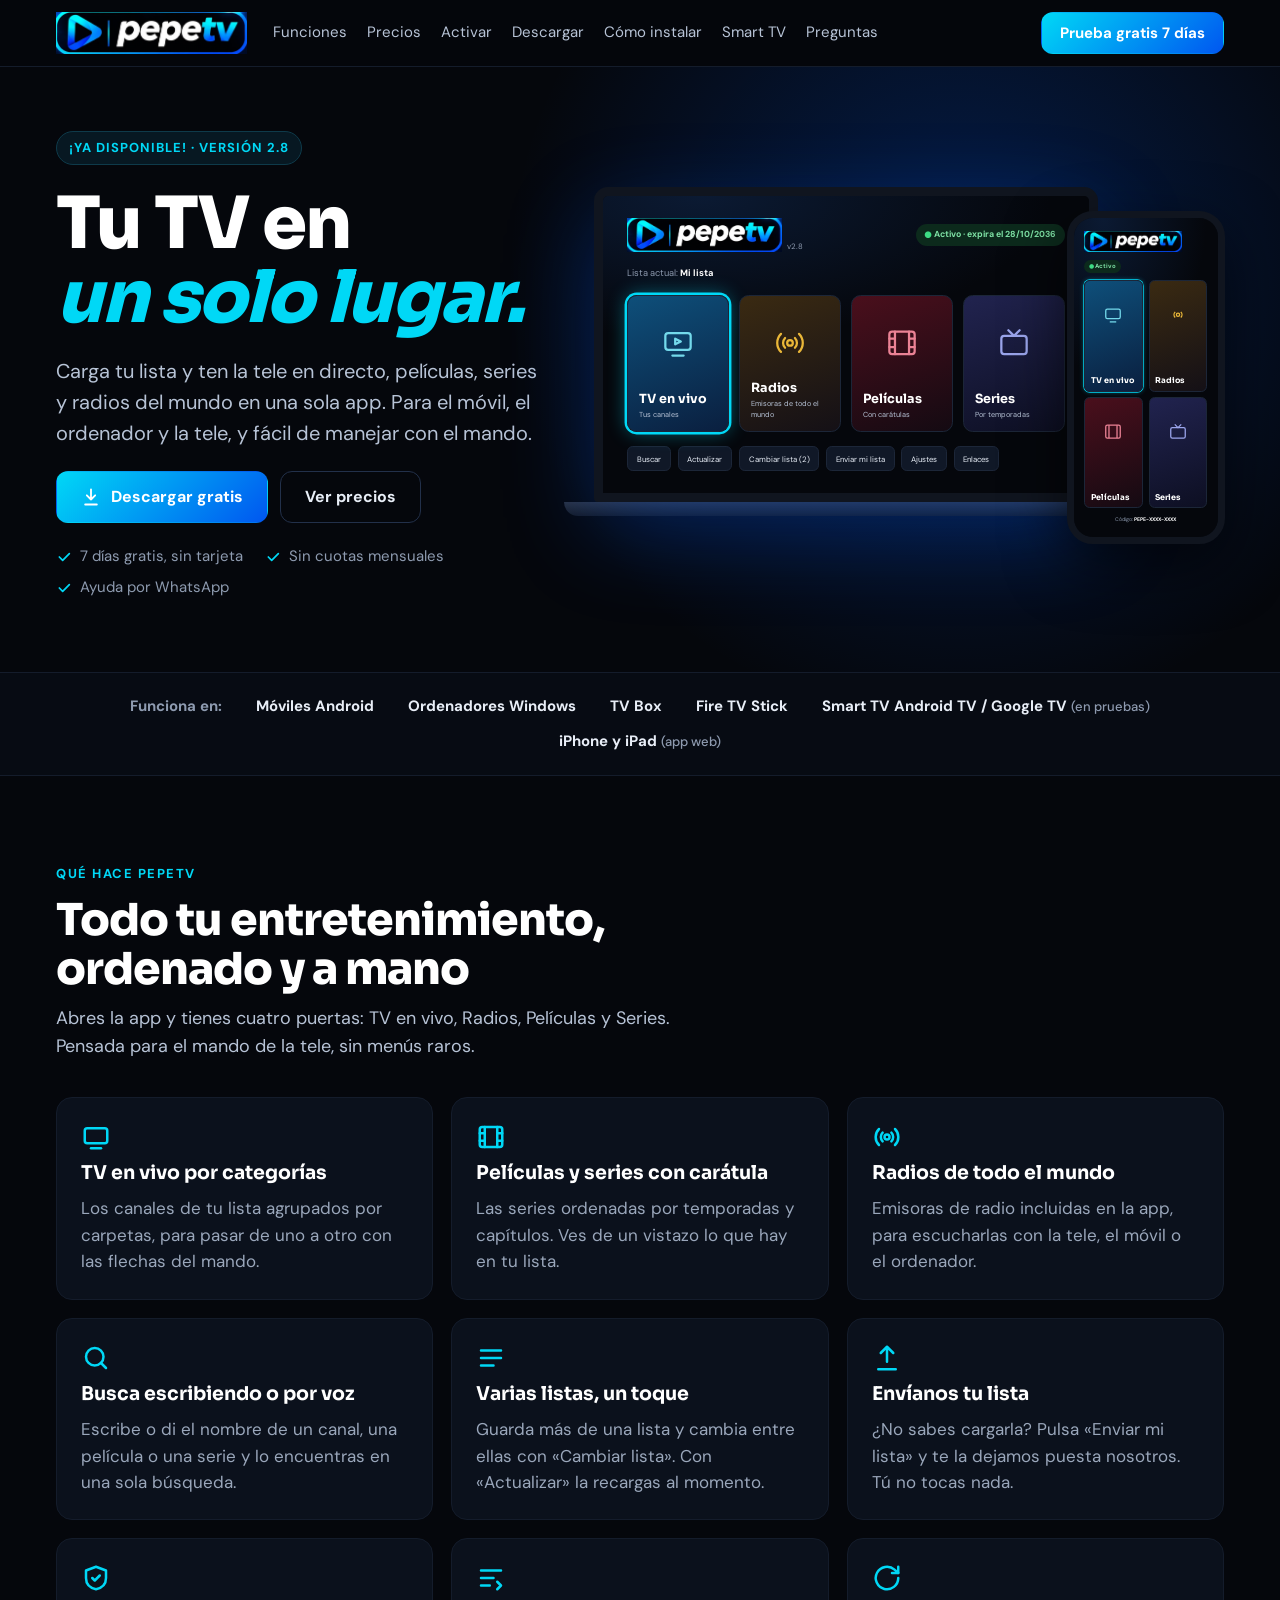
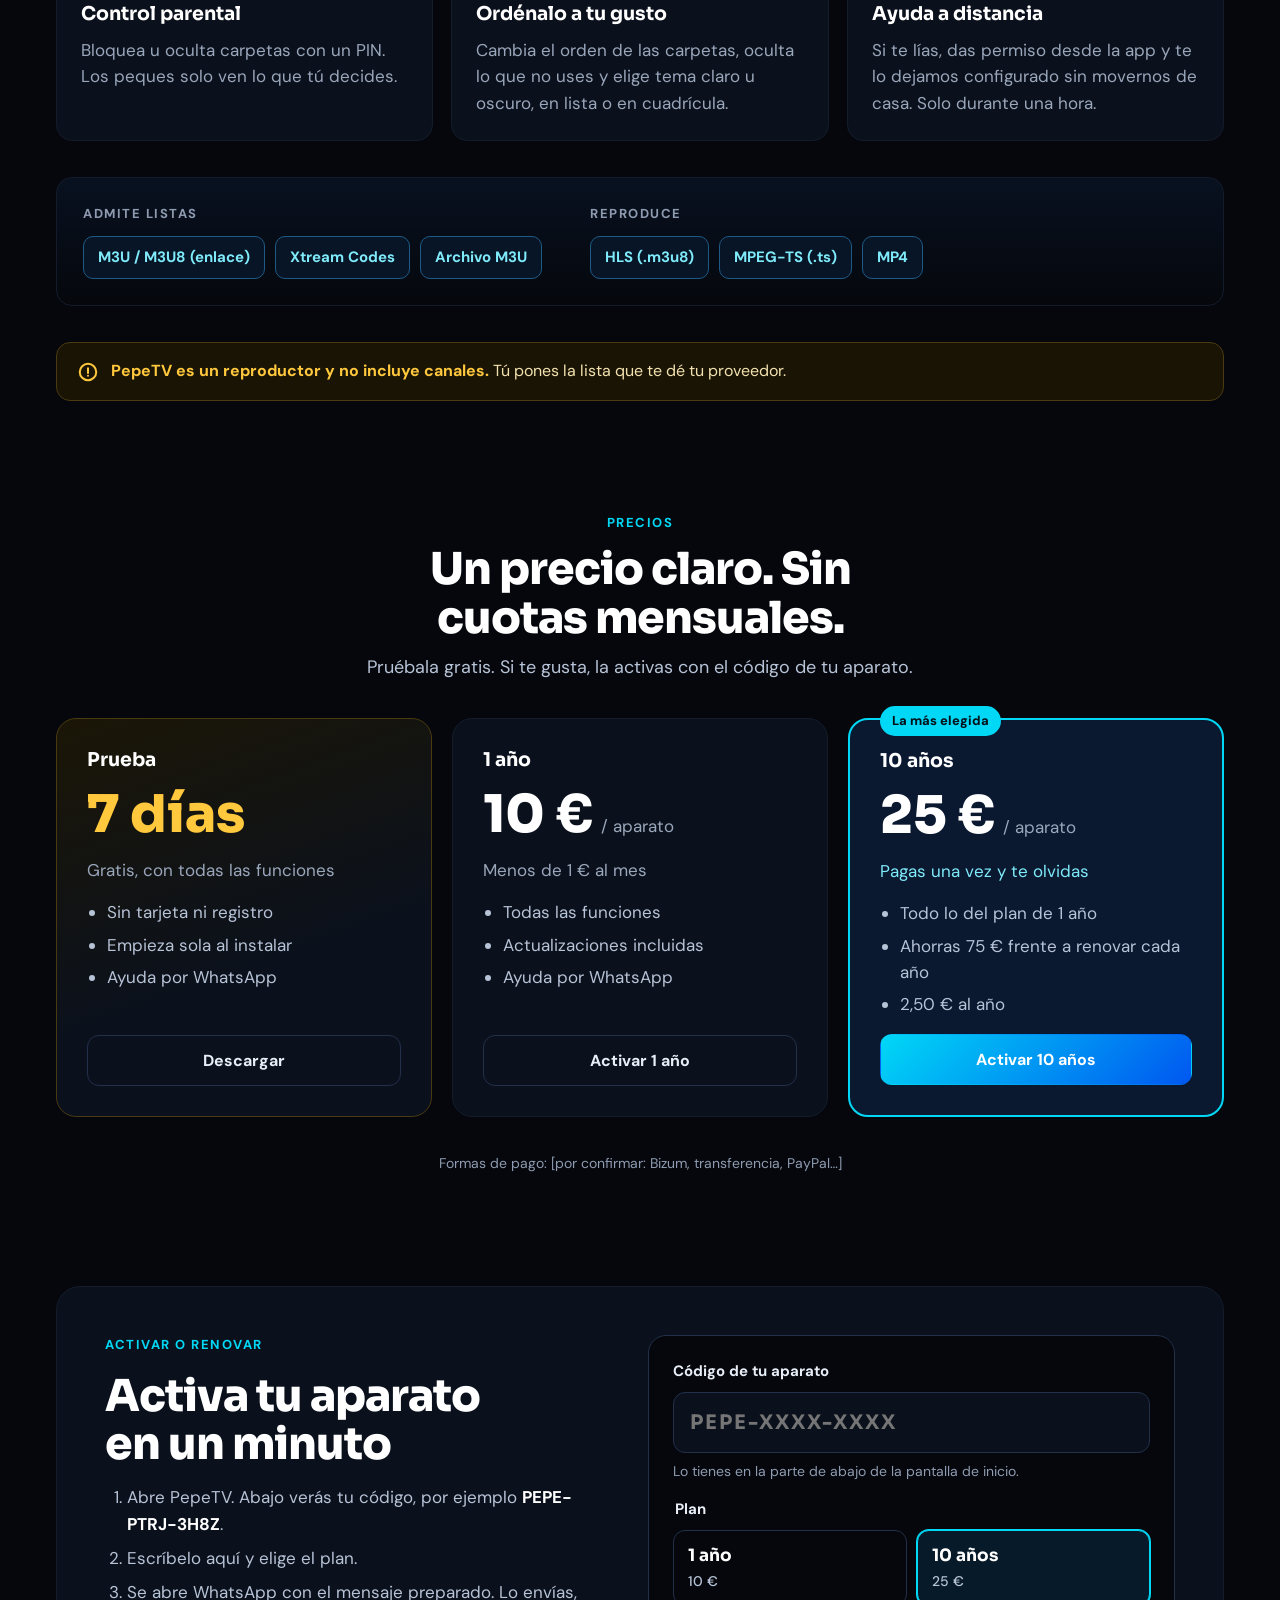
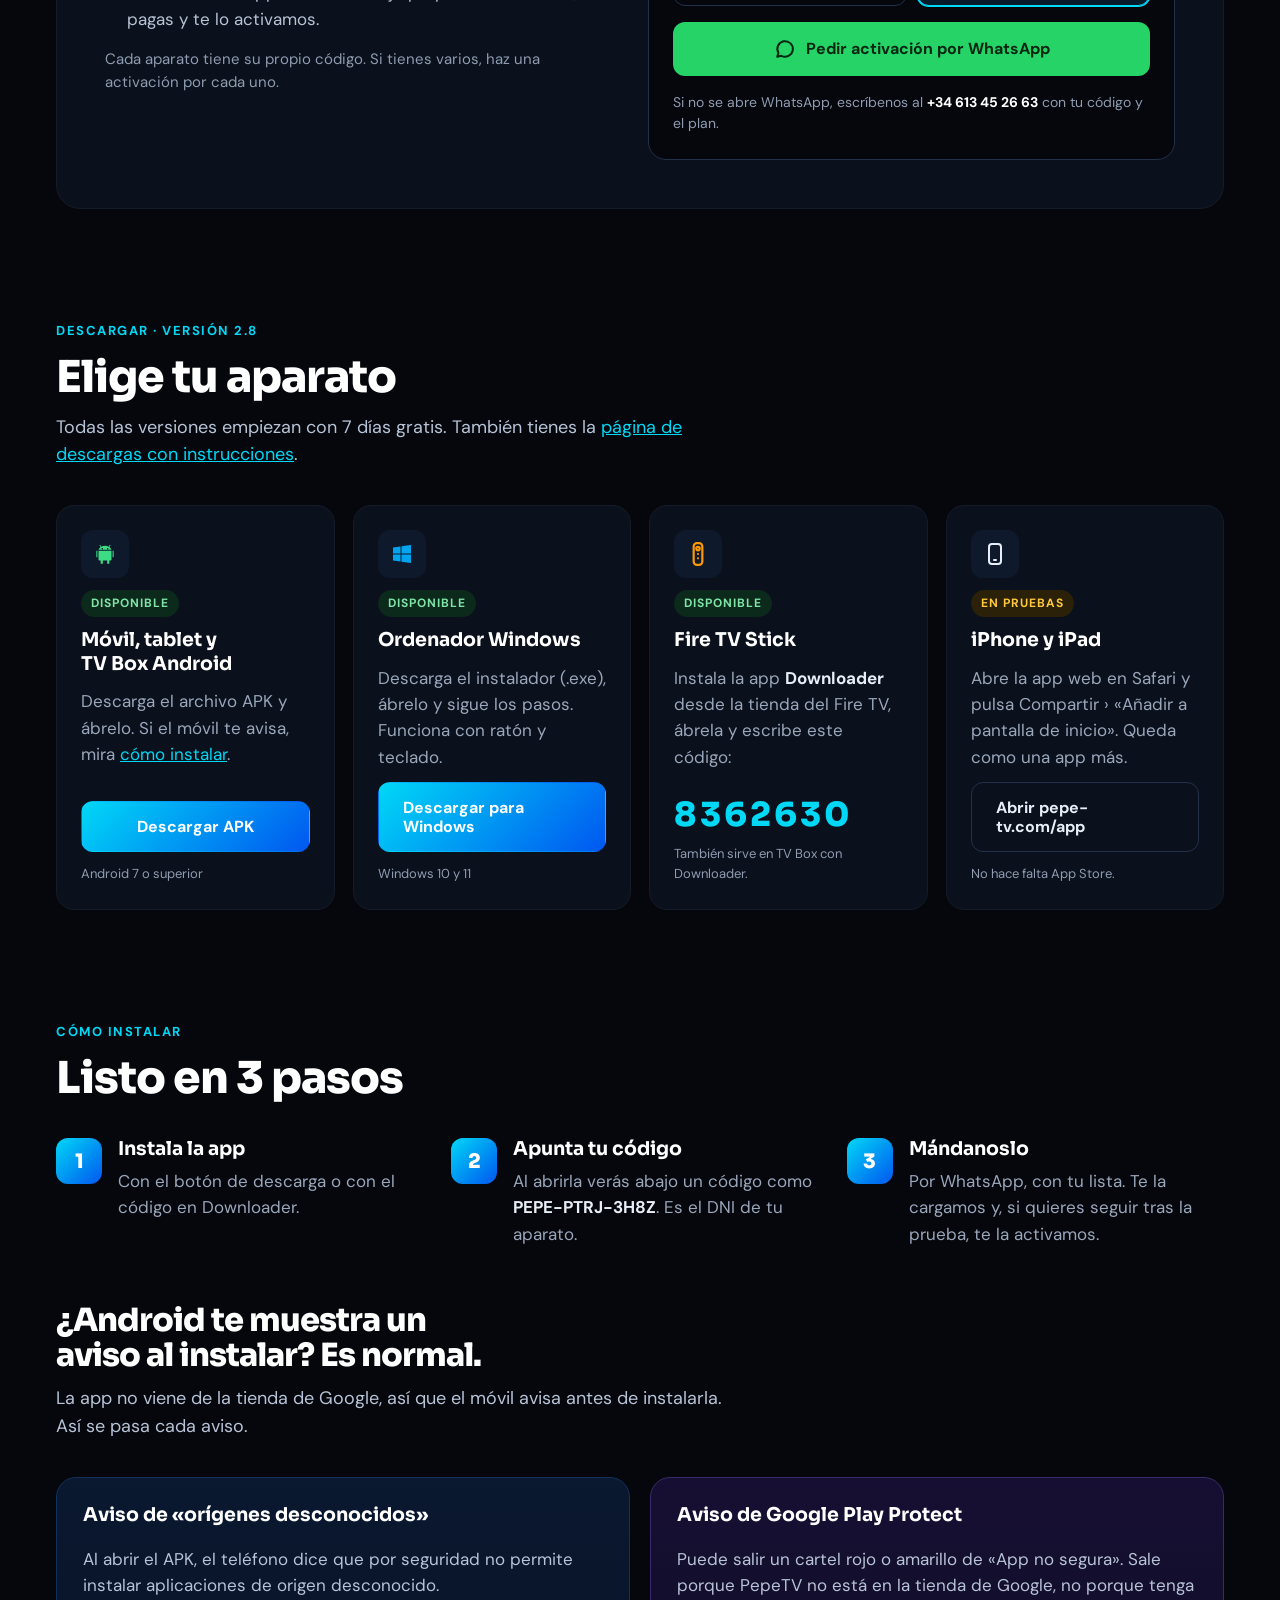
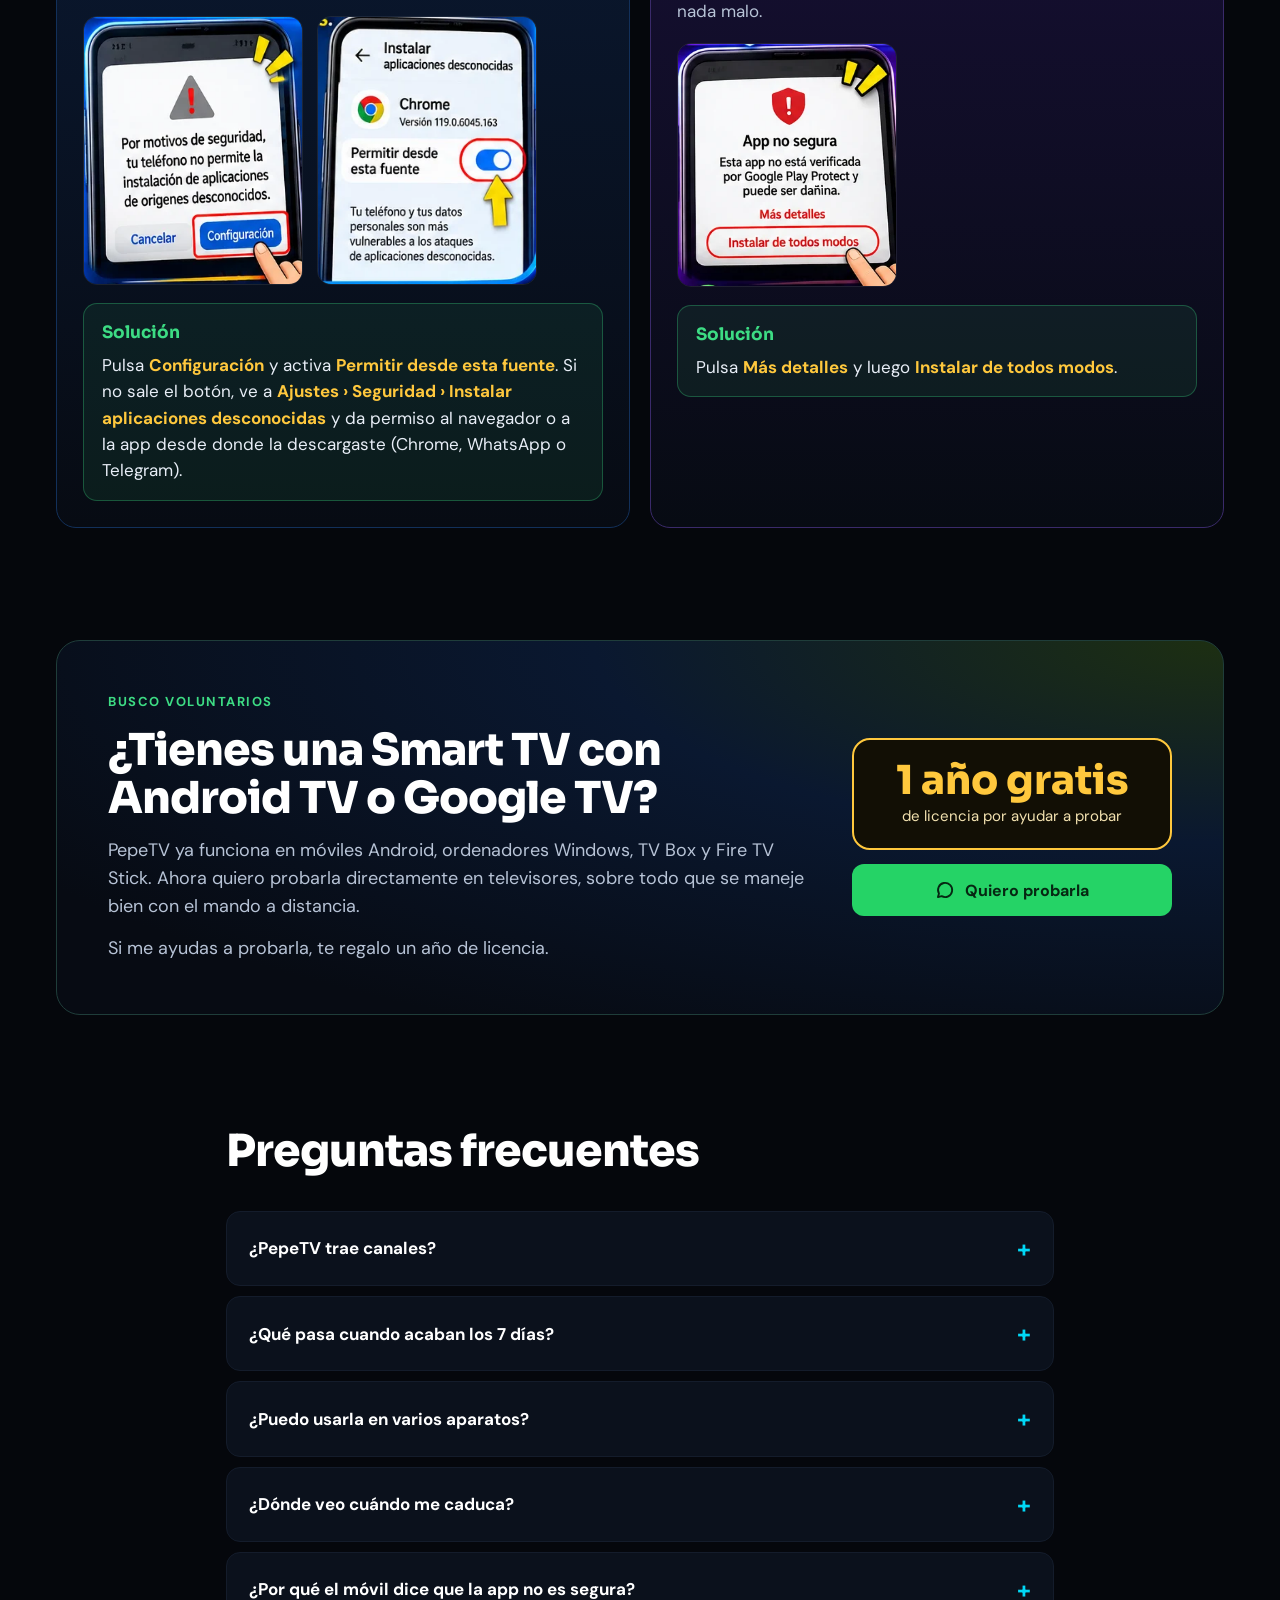
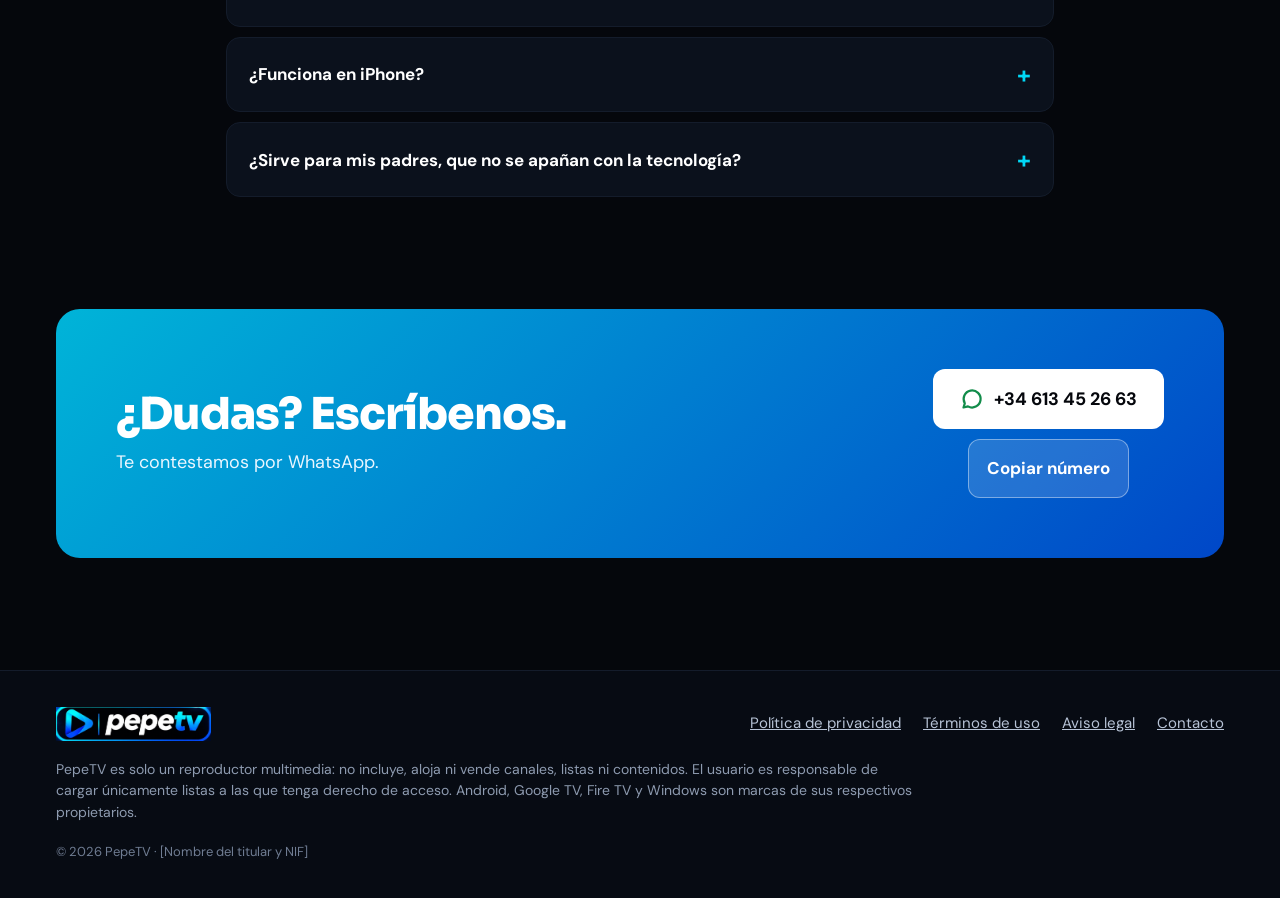
<file: index.html>
<!doctype html>
<html lang="es">
<head>
<meta charset="utf-8">
<meta name="viewport" content="width=device-width,initial-scale=1,viewport-fit=cover">
<title>PepeTV</title>
<script>/* Quien tenía PepeTV en la pantalla de inicio del iPhone (antes en pepe-tv.com) va directo a la app */
try { if (navigator.standalone || matchMedia('(display-mode: standalone)').matches) location.replace('app/' + location.search + location.hash); } catch (e) {}</script>
<meta name="description" content="PepeTV, el reproductor para tus listas M3U y Xtream en Android, Windows, TV Box y Fire TV. Prueba gratis 7 días.">
<link rel="preconnect" href="https://fonts.googleapis.com">
<link href="https://fonts.googleapis.com/css2?family=Sora:wght@600;700;800&family=DM+Sans:ital,wght@0,400;0,500;0,700;1,700&display=swap" rel="stylesheet">
<style>
/* Layout: banda de portada con portátil+móvil de la app, luego secciones en columna de 1200px; marca PepeTV fija en oscuro */
:root{
  color-scheme:dark;
  --bg:#05070C; --bg-2:#070B13; --card:#0B111C; --card-2:#0A1830;
  --line:#141C2B; --line-2:#22304A;
  --fg:#E8EEF7; --fg-2:#B7C3D6; --fg-3:#8E9BB0; --white:#FFFFFF;
  --cyan:#00D8F6; --cyan-2:#7FEBFA; --blue:#0057F0; --ink:#04121A;
  --green:#3DDC84; --wa:#25D366; --gold:#FFC83D;
  --grad:linear-gradient(135deg,var(--cyan),var(--blue));
  --f-display:'Sora',system-ui,sans-serif;
  --f-body:'DM Sans',system-ui,-apple-system,'Segoe UI',sans-serif;
}
*{box-sizing:border-box}
html{scroll-behavior:smooth}
@media (prefers-reduced-motion:reduce){html{scroll-behavior:auto}*{animation:none!important;transition:none!important}}
body{margin:0;background:var(--bg);color:var(--fg);font-family:var(--f-body);font-size:17px;line-height:1.55;overflow-x:hidden}
body::before{content:"";position:fixed;inset:0 0 auto;height:env(safe-area-inset-top,0px);z-index:10;background:var(--bg)}
a{color:var(--cyan)}a:hover{color:var(--cyan-2)}
:focus-visible{outline:3px solid var(--cyan);outline-offset:3px;border-radius:6px}
h1,h2,h3{font-family:var(--f-display);color:var(--white);margin:0;text-wrap:balance}
h2{font-weight:800;font-size:clamp(28px,4vw,44px);letter-spacing:-1px;line-height:1.1}
h3{font-size:19px;line-height:1.25}
p{margin:0}
.wrap{max-width:1200px;margin:0 auto;padding-left:max(16px,env(safe-area-inset-left,0px));padding-right:max(16px,env(safe-area-inset-right,0px))}
.sec{padding-block:88px 24px;display:flex;flex-direction:column;gap:36px}
.head{display:flex;flex-direction:column;gap:12px;max-width:680px}
.head p{color:var(--fg-2);font-size:18px}
.eyebrow{font-size:13px;font-weight:700;letter-spacing:1.5px;text-transform:uppercase;color:var(--cyan)}
.btn{display:inline-flex;align-items:center;justify-content:center;gap:10px;text-decoration:none;font-weight:700;padding:15px 24px;border-radius:12px;font-size:16px;border:1px solid transparent;cursor:pointer;font-family:inherit;line-height:1.2}
.btn-main{background:var(--grad);color:var(--white)}.btn-main:hover{color:var(--white);filter:brightness(1.1)}
.btn-ghost{border-color:var(--line-2);color:var(--fg);background:transparent}.btn-ghost:hover{color:var(--white);border-color:var(--cyan)}
.btn-wa{background:var(--wa);color:#062712}.btn-wa:hover{color:#062712;filter:brightness(1.07)}
.tick{display:flex;align-items:center;gap:8px}
.tick svg{flex:none}

/* CABECERA */
header{position:sticky;top:env(safe-area-inset-top,0px);z-index:5;background:rgba(5,7,12,.93);backdrop-filter:blur(8px);border-bottom:1px solid var(--line)}
.bar{display:flex;flex-wrap:wrap;align-items:center;gap:12px 26px;padding-block:12px}
.bar .logo img{height:42px;width:auto;display:block}
.bar nav{display:flex;flex-wrap:wrap;gap:4px 20px;flex:1 1 auto;font-size:15px}
.bar nav a{color:var(--fg-2);text-decoration:none}.bar nav a:hover{color:var(--white)}
.bar .btn{padding:11px 18px;font-size:15px}
@media (max-width:860px){.bar nav{order:3;flex-basis:100%;overflow-x:auto;flex-wrap:nowrap;padding-bottom:4px}.bar nav a{white-space:nowrap}.bar .btn{margin-left:auto}}
@media (max-width:420px){.bar .logo img{height:34px}.bar .btn{padding:10px 12px;font-size:14px}}

/* PORTADA */
.hero{position:relative;overflow:hidden;border-bottom:1px solid var(--line)}
.hero::before{content:"";position:absolute;inset:-40% -10% auto auto;width:900px;height:900px;background:radial-gradient(closest-side,rgba(0,87,240,.28),transparent);pointer-events:none}
.hero-in{position:relative;display:flex;flex-wrap:wrap;align-items:center;gap:48px;padding-block:64px 72px}
.hero-txt{flex:1 1 420px;min-width:0;display:flex;flex-direction:column;gap:22px}
.pill{align-self:flex-start;font-size:13px;font-weight:700;letter-spacing:1px;text-transform:uppercase;color:var(--cyan);border:1px solid #0E3A4A;background:#071822;padding:6px 12px;border-radius:999px}
.hero h1{font-weight:800;font-size:clamp(40px,6.2vw,72px);line-height:1.02;letter-spacing:-2px}
.hero h1 em{font-style:italic;color:var(--cyan)}
.hero-txt>p{font-size:20px;color:var(--fg-2);max-width:540px}
.row{display:flex;flex-wrap:wrap;gap:12px}
.ticks{display:flex;flex-wrap:wrap;gap:8px 22px;font-size:15px;color:var(--fg-3)}
.hero-art{flex:1 1 560px;min-width:0;position:relative;padding-bottom:28px}

/* maqueta de la app (portátil + móvil) */
.laptop{width:80%;max-width:100%}
.screen{aspect-ratio:16/10;max-width:100%;border:9px solid #10151F;border-radius:14px 14px 4px 4px;background:#060A12;box-shadow:0 30px 90px rgba(0,87,240,.3);overflow:hidden;container-type:inline-size}
.base{height:14px;margin:0 -6%;background:linear-gradient(#2a3242,#141a25);border-radius:0 0 14px 14px}
.app{height:100%;padding:4.5cqi 5cqi;display:flex;flex-direction:column;gap:3cqi;background:radial-gradient(120% 80% at 20% 0%,#0b1a33,#05070C 60%)}
.app-top{display:flex;align-items:center;justify-content:space-between;gap:2cqi}
.app-top img{height:7cqi;width:auto}
.app-top small{font-size:1.6cqi;color:var(--fg-3);margin-left:1cqi;align-self:flex-end}
.status{font-size:1.8cqi;font-weight:700;color:#7FE3A6;background:#0C2A1C;border-radius:99px;padding:.8cqi 1.8cqi;white-space:nowrap}
.status::before{content:"● ";color:var(--green)}
.lista{font-size:1.9cqi;color:var(--fg-3)}.lista b{color:var(--white)}
.tiles{flex:1;display:grid;grid-template-columns:repeat(4,minmax(0,1fr));gap:2.2cqi}
.tile{border-radius:2cqi;padding:2.2cqi;display:flex;flex-direction:column;justify-content:flex-end;gap:.4cqi;position:relative;overflow:hidden;background:#111827;border:1px solid #1c2638}
.tile svg{position:absolute;top:22%;left:50%;width:34%;transform:translateX(-50%);opacity:.9}
.tile b{font-family:var(--f-display);color:var(--white);font-size:2.6cqi;line-height:1.1}
.tile span{font-size:1.5cqi;color:var(--fg-2)}
.t1{background:linear-gradient(160deg,#0e4f7a,#0a1f3f);box-shadow:0 0 0 .5cqi var(--cyan),0 0 4cqi rgba(0,216,246,.45)}
.t2{background:linear-gradient(160deg,#3a2a12,#141016)}
.t3{background:linear-gradient(160deg,#4a0f1c,#140a12)}
.t4{background:linear-gradient(160deg,#21234f,#0d0f22)}
.btns{display:flex;gap:1.4cqi;overflow:hidden}
.btns span{flex:none;font-size:1.6cqi;color:var(--fg);background:#101827;border:1px solid #1c2638;border-radius:1.2cqi;padding:1.1cqi 1.8cqi;white-space:nowrap}
.phone{position:absolute;right:0;bottom:0;width:25%;aspect-ratio:9/19;max-width:100%;border:7px solid #10151F;border-radius:26px;background:#060A12;overflow:hidden;box-shadow:0 20px 60px rgba(0,0,0,.6);container-type:inline-size}
.phone .app{padding:9cqi 7cqi;gap:5cqi}
.phone .app-top img{height:15cqi}
.phone .status{font-size:4.2cqi;padding:1.5cqi 3.5cqi;align-self:flex-start}
.phone .tiles{grid-template-columns:1fr 1fr;gap:4cqi}
.phone .tile{border-radius:4cqi;padding:4cqi}
.phone .tile b{font-size:5.6cqi}.phone .tile span{font-size:3.4cqi}
.phone .code{font-size:3.6cqi;color:var(--fg-3);text-align:center}.phone .code b{color:var(--white)}
@media (max-width:520px){.laptop{width:100%}.phone{width:32%;right:-2%}}

/* FRANJA DISPOSITIVOS */
.devs{background:var(--bg-2);border-bottom:1px solid var(--line)}
.devs-in{display:flex;flex-wrap:wrap;justify-content:center;align-items:center;gap:12px 34px;padding-block:22px;font-weight:700;font-size:15px;color:var(--fg)}
.devs-in>span:first-child{color:var(--fg-3)}
.soon{font-weight:500;color:var(--fg-3);font-size:13px}

/* FUNCIONES */
.grid{display:grid;grid-template-columns:repeat(auto-fit,minmax(min(100%,320px),1fr));gap:18px}
.feat{background:var(--card);border:1px solid var(--line);border-radius:16px;padding:24px;display:flex;flex-direction:column;gap:10px}
.feat p{color:#9AA7BB}
.formats{display:flex;flex-wrap:wrap;gap:28px 48px;padding:26px;border:1px solid var(--line);border-radius:16px;background:linear-gradient(180deg,#081120,#05070C)}
.formats>div{display:flex;flex-direction:column;gap:12px;min-width:0}
.formats .eyebrow{color:var(--fg-3)}
.chips{display:flex;flex-wrap:wrap;gap:10px}
.chip{border:1px solid #1E5A86;color:var(--cyan-2);background:#071526;border-radius:10px;padding:9px 14px;font-weight:700;font-size:15px}
.note{display:flex;align-items:center;gap:12px;padding:16px 20px;border-radius:14px;background:#1a1405;border:1px solid #4a3a10;color:#F3E2B0;font-size:16px}
.note b{color:var(--gold)}

/* PRECIOS */
.plans{width:100%;display:grid;grid-template-columns:repeat(auto-fit,minmax(260px,1fr));gap:20px;align-items:stretch}
.plan{background:var(--card);border:1px solid var(--line);border-radius:20px;padding:30px;display:flex;flex-direction:column;gap:16px;position:relative}
.plan .price{display:flex;align-items:baseline;gap:8px}
.plan .price b{font-family:var(--f-display);font-weight:800;font-size:52px;color:var(--white);line-height:1}
.plan .price span,.plan .sub{color:#9AA7BB}
.plan ul{margin:0;padding:0 0 0 20px;color:var(--fg-2);display:flex;flex-direction:column;gap:6px;flex:1}
.plan.top{background:var(--card-2);border:2px solid var(--cyan)}
.plan.top .sub{color:var(--cyan-2)}
.plan .badge{position:absolute;top:-14px;left:30px;background:var(--cyan);color:var(--ink);font-weight:800;font-size:13px;padding:5px 12px;border-radius:999px}
.plan.gift{background:linear-gradient(160deg,#1b1606,#0B111C 60%);border-color:#4a3a10}
.plan.gift .price b{color:var(--gold)}
.center{text-align:center;color:var(--fg-3);font-size:14px}

/* ACTIVAR */
.act{display:flex;flex-wrap:wrap;gap:36px;align-items:stretch;background:var(--card);border:1px solid var(--line);border-radius:24px;padding:clamp(24px,4vw,48px)}
.act-txt{flex:1 1 360px;min-width:0;display:flex;flex-direction:column;gap:16px}
.act-txt ol{margin:0;padding-left:22px;color:var(--fg-2);display:flex;flex-direction:column;gap:8px}
.act-txt ol b{color:var(--white)}
form.act-form{flex:1 1 380px;min-width:0;display:flex;flex-direction:column;gap:16px;background:var(--bg);border:1px solid var(--line-2);border-radius:18px;padding:24px}
label{font-weight:700;font-size:15px;display:flex;flex-direction:column;gap:8px}
input[type=text]{font:inherit;font-family:var(--f-display);font-weight:700;letter-spacing:2px;font-size:20px;text-transform:uppercase;color:var(--white);background:#0B111C;border:1px solid var(--line-2);border-radius:12px;padding:14px 16px;width:100%}
input[type=text]:focus{border-color:var(--cyan);outline:none}
.hint{font-weight:400;color:var(--fg-3);font-size:14px}
.err{color:#FF8A8A;font-size:14px;font-weight:500}
fieldset{border:0;margin:0;padding:0;display:flex;flex-direction:column;gap:8px}
legend{font-weight:700;font-size:15px;margin-bottom:8px}
.opts{display:grid;grid-template-columns:repeat(auto-fit,minmax(130px,1fr));gap:10px}
.opt{position:relative}
.opt input{position:absolute;opacity:0;inset:0}
.opt span{display:flex;flex-direction:column;gap:2px;border:1px solid var(--line-2);border-radius:12px;padding:12px 14px;cursor:pointer;font-weight:500;color:var(--fg-2);font-size:14px;height:100%}
.opt span b{font-family:var(--f-display);color:var(--white);font-size:17px}
.opt input:checked+span{border-color:var(--cyan);background:#071a2a;box-shadow:0 0 0 1px var(--cyan)}
.opt input:focus-visible+span{outline:3px solid var(--cyan);outline-offset:2px}

/* DESCARGAR */
.dl{display:grid;grid-template-columns:repeat(auto-fit,minmax(250px,1fr));gap:18px}
.dlc{background:var(--card);border:1px solid var(--line);border-radius:18px;padding:24px;display:flex;flex-direction:column;gap:12px}
.dlc .ic{width:48px;height:48px;border-radius:12px;display:grid;place-items:center;background:#0E1A2C}
.dlc p{color:#9AA7BB;flex:1}
.dlc small{color:var(--fg-3);font-size:13px}
.dl-code{font-family:var(--f-display);font-weight:800;font-size:clamp(28px,2.6vw,36px);letter-spacing:3px;overflow-wrap:anywhere;color:var(--cyan);line-height:1}
.tag{align-self:flex-start;font-size:12px;font-weight:700;letter-spacing:1px;text-transform:uppercase;padding:4px 10px;border-radius:99px;background:#0C2A1C;color:#7FE3A6}
.tag.test{background:#2a2108;color:var(--gold)}

/* INSTALAR + AVISOS */
.steps{display:grid;grid-template-columns:repeat(auto-fit,minmax(240px,1fr));gap:18px;counter-reset:s}
.step{display:flex;gap:16px;align-items:flex-start}
.step .n{flex:none;width:46px;height:46px;border-radius:12px;background:var(--grad);display:grid;place-items:center;font-family:var(--f-display);font-weight:800;font-size:20px;color:var(--white)}
.step>div{display:flex;flex-direction:column;gap:6px;min-width:0}
.step p{color:#9AA7BB}
.step p b{color:var(--fg)}
.warns{display:grid;grid-template-columns:repeat(auto-fit,minmax(340px,1fr));gap:20px}
@media (max-width:420px){.warns{grid-template-columns:1fr}}
.warn{border-radius:20px;padding:26px;display:flex;flex-direction:column;gap:18px;border:1px solid #12305A;background:linear-gradient(180deg,#0A1830,#070B13)}
.warn.pp{border-color:#3a2a6a;background:linear-gradient(180deg,#160f33,#070B13)}
.warn .imgs{display:flex;gap:14px;flex-wrap:wrap}
.warn .imgs img{flex:1 1 140px;min-width:0;max-width:220px;height:auto;border-radius:14px;border:1px solid rgba(255,255,255,.08)}
.warn p{color:var(--fg-2)}
.fix{display:flex;flex-direction:column;gap:6px;padding:16px 18px;border-radius:14px;background:rgba(61,220,132,.08);border:1px solid rgba(61,220,132,.3)}
.fix b.lbl{color:var(--green);font-family:var(--f-display)}
.fix p{color:var(--fg)}
.fix em{font-style:normal;color:var(--gold);font-weight:700}

/* VOLUNTARIOS */
.vol{display:flex;flex-wrap:wrap;gap:36px;align-items:center;border-radius:24px;padding:clamp(24px,4vw,52px);background:radial-gradient(120% 120% at 100% 0%,#1d2f12 0%,#0A1830 45%,#070B13 100%);border:1px solid #1f3d3a}
.vol-txt{flex:1 1 420px;min-width:0;display:flex;flex-direction:column;gap:14px}
.vol-txt p{color:var(--fg-2);font-size:18px}
.vol-txt .eyebrow{color:var(--green)}
.vol-box{flex:0 1 320px;min-width:0;display:flex;flex-direction:column;gap:14px;align-items:stretch;text-align:center}
.lic{border:2px solid var(--gold);border-radius:18px;padding:20px;background:#120f05}
.lic b{display:block;font-family:var(--f-display);font-weight:800;font-size:40px;color:var(--gold);line-height:1.05}
.lic span{color:#F3E2B0;font-size:15px}

/* FAQ */
.faq{max-width:860px}
.faq details{background:var(--card);border:1px solid var(--line);border-radius:14px;padding:18px 22px}
.faq summary{cursor:pointer;list-style:none;display:flex;justify-content:space-between;align-items:center;gap:16px;font-weight:700;color:var(--white)}
.faq summary::-webkit-details-marker{display:none}
.faq .mas{color:var(--cyan);font-size:24px;transition:transform .2s;flex:none}
.faq details[open] .mas{transform:rotate(45deg)}
.faq details p{margin-top:12px;color:var(--fg-2)}
.faq-list{display:flex;flex-direction:column;gap:10px}

/* CONTACTO */
.cta{border-radius:24px;padding:clamp(28px,5vw,60px);background:linear-gradient(135deg,#00B4D8,#0047C8);display:flex;flex-wrap:wrap;gap:24px;align-items:center;justify-content:space-between}
.cta>div{flex:1 1 380px;min-width:0;display:flex;flex-direction:column;gap:10px}
.cta p{color:#EAF6FF;font-size:18px}
.cta .num{display:flex;flex-wrap:wrap;gap:10px;align-items:center}
.cta .btn-white{background:var(--white);color:var(--bg);font-size:18px;padding:17px 26px}
.cta .btn-white:hover{color:var(--bg)}
.copy{background:rgba(255,255,255,.14);border:1px solid rgba(255,255,255,.4);color:var(--white);font:inherit;font-weight:700;padding:15px 18px;border-radius:12px;cursor:pointer}
.copy:hover{background:rgba(255,255,255,.22)}

footer{border-top:1px solid var(--line);background:var(--bg-2);margin-top:88px}
.foot{padding-block:36px;display:flex;flex-direction:column;gap:18px}
.foot-top{display:flex;flex-wrap:wrap;justify-content:space-between;gap:16px;align-items:center}
.foot-top img{height:34px;width:auto}
.foot nav{display:flex;flex-wrap:wrap;gap:8px 22px;font-size:15px}
.foot nav a{color:var(--fg-2)}
.foot p{color:var(--fg-3);font-size:14px;max-width:860px}
.foot .small{color:#6F7C92;font-size:13px}
</style>
</head>
<body>

<header>
  <div class="wrap bar">
    <a class="logo" href="#inicio" aria-label="PepeTV, inicio"><img src="img/logo.webp" alt="PepeTV" width="783" height="172"></a>
    <nav aria-label="Principal">
      <a href="#funciones">Funciones</a>
      <a href="#precios">Precios</a>
      <a href="#activar">Activar</a>
      <a href="#descargar">Descargar</a>
      <a href="#instalar">Cómo instalar</a>
      <a href="#smart-tv">Smart TV</a>
      <a href="#faq">Preguntas</a>
    </nav>
    <a class="btn btn-main" href="#descargar">Prueba gratis 7 días</a>
  </div>
</header>

<main>
<!-- PORTADA -->
<section id="inicio" class="hero">
  <div class="wrap hero-in">
    <div class="hero-txt">
      <span class="pill">¡Ya disponible! · Versión 2.8</span>
      <h1>Tu TV en<br><em>un solo lugar.</em></h1>
      <p>Carga tu lista y ten la tele en directo, películas, series y radios del mundo en una sola app. Para el móvil, el ordenador y la tele, y fácil de manejar con el mando.</p>
      <div class="row">
        <a class="btn btn-main" href="#descargar">
          <svg width="20" height="20" viewBox="0 0 24 24" fill="none" stroke="currentColor" stroke-width="2.2" stroke-linecap="round" stroke-linejoin="round" aria-hidden="true"><path d="M12 3v12M7 10l5 5 5-5M5 21h14"/></svg>Descargar gratis</a>
        <a class="btn btn-ghost" href="#precios">Ver precios</a>
      </div>
      <div class="ticks">
        <span class="tick"><svg width="16" height="16" viewBox="0 0 24 24" fill="none" stroke="#00D8F6" stroke-width="2.6" stroke-linecap="round" stroke-linejoin="round" aria-hidden="true"><path d="M5 12l5 5L20 7"/></svg>7 días gratis, sin tarjeta</span>
        <span class="tick"><svg width="16" height="16" viewBox="0 0 24 24" fill="none" stroke="#00D8F6" stroke-width="2.6" stroke-linecap="round" stroke-linejoin="round" aria-hidden="true"><path d="M5 12l5 5L20 7"/></svg>Sin cuotas mensuales</span>
        <span class="tick"><svg width="16" height="16" viewBox="0 0 24 24" fill="none" stroke="#00D8F6" stroke-width="2.6" stroke-linecap="round" stroke-linejoin="round" aria-hidden="true"><path d="M5 12l5 5L20 7"/></svg>Ayuda por WhatsApp</span>
      </div>
    </div>

    <div class="hero-art" aria-label="Pantalla de inicio de PepeTV en el ordenador y en el móvil" role="img">
      <div class="laptop">
        <div class="screen">
          <div class="app">
            <div class="app-top">
              <div style="display:flex;align-items:center"><img src="img/logo.webp" alt=""><small>v2.8</small></div>
              <span class="status">Activo · expira el 28/10/2036</span>
            </div>
            <div class="lista">Lista actual: <b>Mi lista</b></div>
            <div class="tiles">
              <div class="tile t1"><svg viewBox="0 0 24 24" fill="none" stroke="#7FEBFA" stroke-width="1.6" stroke-linecap="round" stroke-linejoin="round"><rect x="3" y="5" width="18" height="12" rx="2"/><path d="M8 21h8M10 9l4 2-4 2z"/></svg><b>TV en vivo</b><span>Tus canales</span></div>
              <div class="tile t2"><svg viewBox="0 0 24 24" fill="none" stroke="#FFC83D" stroke-width="1.6" stroke-linecap="round" stroke-linejoin="round"><circle cx="12" cy="12" r="2"/><path d="M8.5 8.5a5 5 0 0 0 0 7M15.5 8.5a5 5 0 0 1 0 7M5.6 5.6a9 9 0 0 0 0 12.8M18.4 5.6a9 9 0 0 1 0 12.8"/></svg><b>Radios</b><span>Emisoras de todo el mundo</span></div>
              <div class="tile t3"><svg viewBox="0 0 24 24" fill="none" stroke="#FF8FA3" stroke-width="1.6" stroke-linecap="round" stroke-linejoin="round"><rect x="3" y="4" width="18" height="16" rx="2"/><path d="M7 4v16M17 4v16M3 9h4M17 9h4M3 15h4M17 15h4"/></svg><b>Películas</b><span>Con carátulas</span></div>
              <div class="tile t4"><svg viewBox="0 0 24 24" fill="none" stroke="#A9B4FF" stroke-width="1.6" stroke-linecap="round" stroke-linejoin="round"><rect x="3" y="7" width="18" height="13" rx="2"/><path d="M8 3l4 4 4-4"/></svg><b>Series</b><span>Por temporadas</span></div>
            </div>
            <div class="btns"><span>Buscar</span><span>Actualizar</span><span>Cambiar lista (2)</span><span>Enviar mi lista</span><span>Ajustes</span><span>Enlaces</span></div>
          </div>
        </div>
        <div class="base"></div>
      </div>
      <div class="phone">
        <div class="app">
          <div class="app-top"><img src="img/logo.webp" alt=""></div>
          <span class="status">Activo</span>
          <div class="tiles">
            <div class="tile t1"><svg viewBox="0 0 24 24" fill="none" stroke="#7FEBFA" stroke-width="1.6"><rect x="3" y="5" width="18" height="12" rx="2"/><path d="M8 21h8"/></svg><b>TV en vivo</b></div>
            <div class="tile t2"><svg viewBox="0 0 24 24" fill="none" stroke="#FFC83D" stroke-width="1.6"><circle cx="12" cy="12" r="2"/><path d="M8.5 8.5a5 5 0 0 0 0 7M15.5 8.5a5 5 0 0 1 0 7"/></svg><b>Radios</b></div>
            <div class="tile t3"><svg viewBox="0 0 24 24" fill="none" stroke="#FF8FA3" stroke-width="1.6"><rect x="3" y="4" width="18" height="16" rx="2"/><path d="M7 4v16M17 4v16"/></svg><b>Películas</b></div>
            <div class="tile t4"><svg viewBox="0 0 24 24" fill="none" stroke="#A9B4FF" stroke-width="1.6"><rect x="3" y="7" width="18" height="13" rx="2"/><path d="M8 3l4 4 4-4"/></svg><b>Series</b></div>
          </div>
          <div class="code">Código: <b>PEPE-XXXX-XXXX</b></div>
        </div>
      </div>
    </div>
  </div>
</section>

<!-- DISPOSITIVOS -->
<section class="devs" aria-label="Dispositivos compatibles">
  <div class="wrap devs-in">
    <span>Funciona en:</span>
    <span>Móviles Android</span>
    <span>Ordenadores Windows</span>
    <span>TV Box</span>
    <span>Fire TV Stick</span>
    <span>Smart TV Android TV / Google TV <span class="soon">(en pruebas)</span></span>
    <span>iPhone y iPad <span class="soon">(app web)</span></span>
  </div>
</section>

<!-- FUNCIONES -->
<section id="funciones" class="wrap sec">
  <div class="head">
    <span class="eyebrow">Qué hace PepeTV</span>
    <h2>Todo tu entretenimiento, ordenado y a mano</h2>
    <p>Abres la app y tienes cuatro puertas: TV en vivo, Radios, Películas y Series. Pensada para el mando de la tele, sin menús raros.</p>
  </div>
  <div class="grid">
    <div class="feat">
      <svg width="30" height="30" viewBox="0 0 24 24" fill="none" stroke="#00D8F6" stroke-width="2" stroke-linecap="round" stroke-linejoin="round" aria-hidden="true"><rect x="3" y="5" width="18" height="12" rx="2"/><path d="M8 21h8"/></svg>
      <h3>TV en vivo por categorías</h3>
      <p>Los canales de tu lista agrupados por carpetas, para pasar de uno a otro con las flechas del mando.</p>
    </div>
    <div class="feat">
      <svg width="30" height="30" viewBox="0 0 24 24" fill="none" stroke="#00D8F6" stroke-width="2" stroke-linecap="round" stroke-linejoin="round" aria-hidden="true"><rect x="3" y="4" width="18" height="16" rx="2"/><path d="M7 4v16M17 4v16M3 9h4M17 9h4M3 15h4M17 15h4"/></svg>
      <h3>Películas y series con carátula</h3>
      <p>Las series ordenadas por temporadas y capítulos. Ves de un vistazo lo que hay en tu lista.</p>
    </div>
    <div class="feat">
      <svg width="30" height="30" viewBox="0 0 24 24" fill="none" stroke="#00D8F6" stroke-width="2" stroke-linecap="round" stroke-linejoin="round" aria-hidden="true"><circle cx="12" cy="12" r="2"/><path d="M8.5 8.5a5 5 0 0 0 0 7M15.5 8.5a5 5 0 0 1 0 7M5.6 5.6a9 9 0 0 0 0 12.8M18.4 5.6a9 9 0 0 1 0 12.8"/></svg>
      <h3>Radios de todo el mundo</h3>
      <p>Emisoras de radio incluidas en la app, para escucharlas con la tele, el móvil o el ordenador.</p>
    </div>
    <div class="feat">
      <svg width="30" height="30" viewBox="0 0 24 24" fill="none" stroke="#00D8F6" stroke-width="2" stroke-linecap="round" stroke-linejoin="round" aria-hidden="true"><circle cx="11" cy="11" r="7"/><path d="M20 20l-4-4"/></svg>
      <h3>Busca escribiendo o por voz</h3>
      <p>Escribe o di el nombre de un canal, una película o una serie y lo encuentras en una sola búsqueda.</p>
    </div>
    <div class="feat">
      <svg width="30" height="30" viewBox="0 0 24 24" fill="none" stroke="#00D8F6" stroke-width="2" stroke-linecap="round" stroke-linejoin="round" aria-hidden="true"><path d="M4 6h16M4 12h16M4 18h10"/></svg>
      <h3>Varias listas, un toque</h3>
      <p>Guarda más de una lista y cambia entre ellas con «Cambiar lista». Con «Actualizar» la recargas al momento.</p>
    </div>
    <div class="feat">
      <svg width="30" height="30" viewBox="0 0 24 24" fill="none" stroke="#00D8F6" stroke-width="2" stroke-linecap="round" stroke-linejoin="round" aria-hidden="true"><path d="M12 15V3M7 8l5-5 5 5M5 21h14"/></svg>
      <h3>Envíanos tu lista</h3>
      <p>¿No sabes cargarla? Pulsa «Enviar mi lista» y te la dejamos puesta nosotros. Tú no tocas nada.</p>
    </div>
    <div class="feat">
      <svg width="30" height="30" viewBox="0 0 24 24" fill="none" stroke="#00D8F6" stroke-width="2" stroke-linecap="round" stroke-linejoin="round" aria-hidden="true"><path d="M12 3l8 3v6c0 5-3.5 8-8 9-4.5-1-8-4-8-9V6z"/><path d="M9 12l2 2 4-4"/></svg>
      <h3>Control parental</h3>
      <p>Bloquea u oculta carpetas con un PIN. Los peques solo ven lo que tú decides.</p>
    </div>
    <div class="feat">
      <svg width="30" height="30" viewBox="0 0 24 24" fill="none" stroke="#00D8F6" stroke-width="2" stroke-linecap="round" stroke-linejoin="round" aria-hidden="true"><path d="M4 6h16M4 12h10M4 18h7"/><path d="M17 15l3 3-3 3"/></svg>
      <h3>Ordénalo a tu gusto</h3>
      <p>Cambia el orden de las carpetas, oculta lo que no uses y elige tema claro u oscuro, en lista o en cuadrícula.</p>
    </div>
    <div class="feat">
      <svg width="30" height="30" viewBox="0 0 24 24" fill="none" stroke="#00D8F6" stroke-width="2" stroke-linecap="round" stroke-linejoin="round" aria-hidden="true"><path d="M21 12a9 9 0 1 1-3-6.7L21 8"/><path d="M21 3v5h-5"/></svg>
      <h3>Ayuda a distancia</h3>
      <p>Si te lías, das permiso desde la app y te lo dejamos configurado sin movernos de casa. Solo durante una hora.</p>
    </div>
  </div>

  <div class="formats">
    <div>
      <span class="eyebrow">Admite listas</span>
      <div class="chips"><span class="chip">M3U / M3U8 (enlace)</span><span class="chip">Xtream Codes</span><span class="chip">Archivo M3U</span></div>
    </div>
    <div>
      <span class="eyebrow">Reproduce</span>
      <div class="chips"><span class="chip">HLS (.m3u8)</span><span class="chip">MPEG-TS (.ts)</span><span class="chip">MP4</span></div>
    </div>
  </div>

  <p class="note"><svg width="22" height="22" viewBox="0 0 24 24" fill="none" stroke="#FFC83D" stroke-width="2.2" stroke-linecap="round" stroke-linejoin="round" aria-hidden="true" style="flex:none"><circle cx="12" cy="12" r="9"/><path d="M12 8v5M12 16h.01"/></svg><span><b>PepeTV es un reproductor y no incluye canales.</b> Tú pones la lista que te dé tu proveedor.</span></p>
</section>

<!-- PRECIOS -->
<section id="precios" class="wrap sec" style="align-items:center">
  <div class="head" style="text-align:center;align-items:center">
    <span class="eyebrow">Precios</span>
    <h2>Un precio claro. Sin cuotas mensuales.</h2>
    <p>Pruébala gratis. Si te gusta, la activas con el código de tu aparato.</p>
  </div>
  <div class="plans">
    <div class="plan gift">
      <h3>Prueba</h3>
      <div class="price"><b>7 días</b></div>
      <span class="sub">Gratis, con todas las funciones</span>
      <ul><li>Sin tarjeta ni registro</li><li>Empieza sola al instalar</li><li>Ayuda por WhatsApp</li></ul>
      <a class="btn btn-ghost" href="#descargar">Descargar</a>
    </div>
    <div class="plan">
      <h3>1 año</h3>
      <div class="price"><b>10 €</b><span>/ aparato</span></div>
      <span class="sub">Menos de 1 € al mes</span>
      <ul><li>Todas las funciones</li><li>Actualizaciones incluidas</li><li>Ayuda por WhatsApp</li></ul>
      <a class="btn btn-ghost" href="#activar" data-plan="1 año (10 €)">Activar 1 año</a>
    </div>
    <div class="plan top">
      <span class="badge">La más elegida</span>
      <h3>10 años</h3>
      <div class="price"><b>25 €</b><span>/ aparato</span></div>
      <span class="sub">Pagas una vez y te olvidas</span>
      <ul><li>Todo lo del plan de 1 año</li><li>Ahorras 75 € frente a renovar cada año</li><li>2,50 € al año</li></ul>
      <a class="btn btn-main" href="#activar" data-plan="10 años (25 €)">Activar 10 años</a>
    </div>
  </div>
  <p class="center">Formas de pago: [por confirmar: Bizum, transferencia, PayPal…]</p>
</section>

<!-- ACTIVAR -->
<section id="activar" class="wrap sec">
  <div class="act">
    <div class="act-txt">
      <span class="eyebrow">Activar o renovar</span>
      <h2>Activa tu aparato en un minuto</h2>
      <ol>
        <li>Abre PepeTV. Abajo verás tu código, por ejemplo <b>PEPE-PTRJ-3H8Z</b>.</li>
        <li>Escríbelo aquí y elige el plan.</li>
        <li>Se abre WhatsApp con el mensaje preparado. Lo envías, pagas y te lo activamos.</li>
      </ol>
      <p style="color:var(--fg-3);font-size:15px">Cada aparato tiene su propio código. Si tienes varios, haz una activación por cada uno.</p>
    </div>
    <form class="act-form" id="actForm" novalidate>
      <label for="codigo">Código de tu aparato
        <input type="text" id="codigo" name="codigo" placeholder="PEPE-XXXX-XXXX" autocomplete="off" spellcheck="false" maxlength="14" aria-describedby="codigoAyuda codigoErr">
        <span class="hint" id="codigoAyuda">Lo tienes en la parte de abajo de la pantalla de inicio.</span>
        <span class="err" id="codigoErr" hidden>El código tiene esta forma: PEPE-XXXX-XXXX. Revisa que esté completo.</span>
      </label>
      <fieldset>
        <legend>Plan</legend>
        <div class="opts">
          <label class="opt"><input type="radio" name="plan" id="plan1" value="1 año (10 €)"><span><b>1 año</b>10 €</span></label>
          <label class="opt"><input type="radio" name="plan" id="plan10" value="10 años (25 €)" checked><span><b>10 años</b>25 €</span></label>
        </div>
      </fieldset>
      <button class="btn btn-wa" type="submit">
        <svg width="22" height="22" viewBox="0 0 24 24" fill="none" stroke="currentColor" stroke-width="2.2" stroke-linecap="round" stroke-linejoin="round" aria-hidden="true"><path d="M3.5 20.5l1.3-4.2A8.5 8.5 0 1 1 8 19.4z"/></svg>
        Pedir activación por WhatsApp</button>
      <span class="hint" id="actMsg" aria-live="polite">Si no se abre WhatsApp, escríbenos al <b style="color:var(--white)">+34 613 45 26 63</b> con tu código y el plan.</span>
    </form>
  </div>
</section>

<!-- DESCARGAR -->
<section id="descargar" class="wrap sec">
  <div class="head">
    <span class="eyebrow">Descargar · versión 2.8</span>
    <h2>Elige tu aparato</h2>
    <p>Todas las versiones empiezan con 7 días gratis. También tienes la <a href="https://github.com/aplicacionesmovilesecija-eng/pepetv-descargas">página de descargas con instrucciones</a>.</p>
  </div>
  <div class="dl">
    <div class="dlc">
      <span class="ic"><svg width="26" height="26" viewBox="0 0 24 24" fill="#3DDC84" aria-hidden="true"><path d="M6 9h12v8a1 1 0 0 1-1 1h-1v3h-2v-3h-4v3H8v-3H7a1 1 0 0 1-1-1zM4 9h1v6H4zM19 9h1v6h-1zM7.5 3.5l1.2 1.8A6 6 0 0 1 12 4.5a6 6 0 0 1 3.3.8l1.2-1.8.6.4-1.1 1.7A5.5 5.5 0 0 1 18 8H6a5.5 5.5 0 0 1 2-2.4L6.9 3.9zM9.5 6.5a.7.7 0 1 0 0 1.4.7.7 0 0 0 0-1.4zm5 0a.7.7 0 1 0 0 1.4.7.7 0 0 0 0-1.4z"/></svg></span>
      <span class="tag">Disponible</span>
      <h3>Móvil, tablet y TV Box Android</h3>
      <p>Descarga el archivo APK y ábrelo. Si el móvil te avisa, mira <a href="#instalar">cómo instalar</a>.</p>
      <a class="btn btn-main" id="lnkApk" href="#descargar">Descargar APK</a>
      <small>Android 7 o superior</small>
    </div>
    <div class="dlc">
      <span class="ic"><svg width="24" height="24" viewBox="0 0 24 24" fill="#00A4EF" aria-hidden="true"><path d="M3 5.5l7.5-1v7H3zM11.5 4.3L21 3v8.5h-9.5zM3 12.5h7.5v7L3 18.5zM11.5 12.5H21V21l-9.5-1.3z"/></svg></span>
      <span class="tag">Disponible</span>
      <h3>Ordenador Windows</h3>
      <p>Descarga el instalador (.exe), ábrelo y sigue los pasos. Funciona con ratón y teclado.</p>
      <a class="btn btn-main" id="lnkExe" href="#descargar">Descargar para Windows</a>
      <small>Windows 10 y 11</small>
    </div>
    <div class="dlc">
      <span class="ic"><svg width="26" height="26" viewBox="0 0 24 24" fill="none" stroke="#FF9900" stroke-width="2" stroke-linecap="round" stroke-linejoin="round" aria-hidden="true"><rect x="8" y="2" width="8" height="20" rx="3"/><circle cx="12" cy="7" r="1.6"/><path d="M12 12v.01M12 16v.01"/></svg></span>
      <span class="tag">Disponible</span>
      <h3>Fire TV Stick</h3>
      <p>Instala la app <b style="color:var(--fg)">Downloader</b> desde la tienda del Fire TV, ábrela y escribe este código:</p>
      <span class="dl-code" id="dlCode">[código]</span>
      <small>También sirve en TV Box con Downloader.</small>
    </div>
    <div class="dlc">
      <span class="ic"><svg width="24" height="24" viewBox="0 0 24 24" fill="none" stroke="#E8EEF7" stroke-width="2" stroke-linecap="round" stroke-linejoin="round" aria-hidden="true"><rect x="6" y="2" width="12" height="20" rx="3"/><path d="M11 18h2"/></svg></span>
      <span class="tag test">En pruebas</span>
      <h3>iPhone y iPad</h3>
      <p>Abre la app web en Safari y pulsa Compartir › «Añadir a pantalla de inicio». Queda como una app más.</p>
      <a class="btn btn-ghost" id="lnkWeb" href="http://pepe-tv.com/app">Abrir pepe-tv.com/app</a>
      <small>No hace falta App Store.</small>
    </div>
  </div>
</section>

<!-- CÓMO INSTALAR -->
<section id="instalar" class="wrap sec">
  <div class="head">
    <span class="eyebrow">Cómo instalar</span>
    <h2>Listo en 3 pasos</h2>
  </div>
  <div class="steps">
    <div class="step"><span class="n">1</span><div><h3>Instala la app</h3><p>Con el botón de descarga o con el código en Downloader.</p></div></div>
    <div class="step"><span class="n">2</span><div><h3>Apunta tu código</h3><p>Al abrirla verás abajo un código como <b>PEPE-PTRJ-3H8Z</b>. Es el DNI de tu aparato.</p></div></div>
    <div class="step"><span class="n">3</span><div><h3>Mándanoslo</h3><p>Por WhatsApp, con tu lista. Te la cargamos y, si quieres seguir tras la prueba, te la activamos.</p></div></div>
  </div>

  <div class="head" style="margin-top:20px">
    <h2 style="font-size:clamp(24px,3vw,32px)">¿Android te muestra un aviso al instalar? Es normal.</h2>
    <p>La app no viene de la tienda de Google, así que el móvil avisa antes de instalarla. Así se pasa cada aviso.</p>
  </div>
  <div class="warns">
    <article class="warn">
      <h3>Aviso de «orígenes desconocidos»</h3>
      <p>Al abrir el APK, el teléfono dice que por seguridad no permite instalar aplicaciones de origen desconocido.</p>
      <div class="imgs">
        <img src="img/aviso-origenes.webp" alt="Aviso de Android: tu teléfono no permite instalar aplicaciones de orígenes desconocidos, con el botón Configuración" width="305" height="345">
        <img src="img/permitir-fuente.webp" alt="Pantalla Instalar aplicaciones desconocidas con el interruptor Permitir desde esta fuente activado" width="262" height="320">
      </div>
      <div class="fix"><b class="lbl">Solución</b><p>Pulsa <em>Configuración</em> y activa <em>Permitir desde esta fuente</em>. Si no sale el botón, ve a <em>Ajustes › Seguridad › Instalar aplicaciones desconocidas</em> y da permiso al navegador o a la app desde donde la descargaste (Chrome, WhatsApp o Telegram).</p></div>
    </article>
    <article class="warn pp">
      <h3>Aviso de Google Play Protect</h3>
      <p>Puede salir un cartel rojo o amarillo de «App no segura». Sale porque PepeTV no está en la tienda de Google, no porque tenga nada malo.</p>
      <div class="imgs">
        <img src="img/play-protect.webp" alt="Aviso de Play Protect: App no segura, con los botones Más detalles e Instalar de todos modos" width="320" height="355">
      </div>
      <div class="fix"><b class="lbl">Solución</b><p>Pulsa <em>Más detalles</em> y luego <em>Instalar de todos modos</em>.</p></div>
    </article>
  </div>
</section>

<!-- VOLUNTARIOS SMART TV -->
<section id="smart-tv" class="wrap sec">
  <div class="vol">
    <div class="vol-txt">
      <span class="eyebrow">Busco voluntarios</span>
      <h2>¿Tienes una Smart TV con Android TV o Google TV?</h2>
      <p>PepeTV ya funciona en móviles Android, ordenadores Windows, TV Box y Fire TV Stick. Ahora quiero probarla directamente en televisores, sobre todo que se maneje bien con el mando a distancia.</p>
      <p>Si me ayudas a probarla, te regalo un año de licencia.</p>
    </div>
    <div class="vol-box">
      <div class="lic"><b>1 año gratis</b><span>de licencia por ayudar a probar</span></div>
      <a class="btn btn-wa wa-link" data-text="Hola, tengo una Smart TV con Android TV / Google TV y quiero ayudar a probar PepeTV." href="https://wa.me/34613452663">
        <svg width="20" height="20" viewBox="0 0 24 24" fill="none" stroke="currentColor" stroke-width="2.2" stroke-linecap="round" stroke-linejoin="round" aria-hidden="true"><path d="M3.5 20.5l1.3-4.2A8.5 8.5 0 1 1 8 19.4z"/></svg>Quiero probarla</a>
    </div>
  </div>
</section>

<!-- PREGUNTAS -->
<section id="faq" class="wrap sec faq">
  <h2>Preguntas frecuentes</h2>
  <div class="faq-list">
    <details><summary>¿PepeTV trae canales?<span class="mas" aria-hidden="true">+</span></summary>
      <p>No. PepeTV es solo un reproductor. Tú pones la lista que te dé tu proveedor (enlace M3U, Xtream Codes o archivo M3U).</p></details>
    <details><summary>¿Qué pasa cuando acaban los 7 días?<span class="mas" aria-hidden="true">+</span></summary>
      <p>La app te avisa. Si quieres seguir, nos mandas tu código, eliges 1 año o 10 años y te la activamos. No se cobra nada automáticamente.</p></details>
    <details><summary>¿Puedo usarla en varios aparatos?<span class="mas" aria-hidden="true">+</span></summary>
      <p>Sí, pero cada aparato tiene su código y su propia activación. Si cambias de tele o de móvil, escríbenos y lo vemos.</p></details>
    <details><summary>¿Dónde veo cuándo me caduca?<span class="mas" aria-hidden="true">+</span></summary>
      <p>Arriba en la pantalla de inicio, en el aviso verde: «Activo · expira el…».</p></details>
    <details><summary>¿Por qué el móvil dice que la app no es segura?<span class="mas" aria-hidden="true">+</span></summary>
      <p>Porque la app se instala desde fuera de la tienda de Google. Es un aviso general de Android. En <a href="#instalar">Cómo instalar</a> te explicamos cómo pasarlo.</p></details>
    <details><summary>¿Funciona en iPhone?<span class="mas" aria-hidden="true">+</span></summary>
      <p>Sí, como app web: se abre en Safari y se añade a la pantalla de inicio. Está en pruebas, así que si ves algo raro, cuéntanoslo.</p></details>
    <details><summary>¿Sirve para mis padres, que no se apañan con la tecnología?<span class="mas" aria-hidden="true">+</span></summary>
      <p>Sí. Son cuatro botones grandes y se maneja con el mando. Si nos mandas su código, les dejamos la lista cargada, y si se lían les ayudamos a distancia con su permiso.</p></details>
  </div>
</section>

<!-- CONTACTO -->
<section id="contacto" class="wrap sec">
  <div class="cta">
    <div>
      <h2>¿Dudas? Escríbenos.</h2>
      <p>Te contestamos por WhatsApp.</p>
    </div>
    <div class="num" style="flex:0 1 auto">
      <a class="btn btn-white wa-link" data-text="Hola, tengo una duda sobre PepeTV." href="https://wa.me/34613452663">
        <svg width="24" height="24" viewBox="0 0 24 24" fill="none" stroke="#128C4A" stroke-width="2.2" stroke-linecap="round" stroke-linejoin="round" aria-hidden="true"><path d="M3.5 20.5l1.3-4.2A8.5 8.5 0 1 1 8 19.4z"/></svg>
        <span id="waNum">+34 613 45 26 63</span></a>
      <button class="copy" type="button" id="copyBtn">Copiar número</button>
    </div>
  </div>
</section>
</main>

<footer>
  <div class="wrap foot">
    <div class="foot-top">
      <img src="img/logo.webp" alt="PepeTV" width="783" height="172">
      <nav aria-label="Legal">
        <a href="#inicio">Política de privacidad</a>
        <a href="#inicio">Términos de uso</a>
        <a href="#inicio">Aviso legal</a>
        <a href="#contacto">Contacto</a>
      </nav>
    </div>
    <p>PepeTV es solo un reproductor multimedia: no incluye, aloja ni vende canales, listas ni contenidos. El usuario es responsable de cargar únicamente listas a las que tenga derecho de acceso. Android, Google TV, Fire TV y Windows son marcas de sus respectivos propietarios.</p>
    <p class="small">© 2026 PepeTV · [Nombre del titular y NIF]</p>
  </div>
</footer>

<script>
/* ===== AJUSTES: cambia aquí tus enlaces ===== */
const PEPETV = {
  whatsapp: "34613452663",
  apk: "https://github.com/aplicacionesmovilesecija-eng/pepetv-descargas/releases/latest/download/PepeTV-Android.apk",
  exe: "https://github.com/aplicacionesmovilesecija-eng/pepetv-descargas/releases/latest/download/PepeTV-Windows.exe",
  downloader: "8362630", // código de la app Downloader (Fire TV)
  web: "http://pepe-tv.com/app"
};
/* ============================================ */

(function(){
  const wa = t => "https://wa.me/" + PEPETV.whatsapp + "?text=" + encodeURIComponent(t);
  document.querySelectorAll(".wa-link").forEach(a => { a.href = wa(a.dataset.text || "Hola"); a.target = "_blank"; a.rel = "noopener"; });

  const setLink = (id, url, falta) => {
    const a = document.getElementById(id);
    if (url) { a.href = url; a.rel = "noopener"; }
    else { a.href = wa(falta); a.target = "_blank"; }
  };
  setLink("lnkApk", PEPETV.apk, "Hola, quiero descargar PepeTV para Android.");
  setLink("lnkExe", PEPETV.exe, "Hola, quiero descargar PepeTV para Windows.");
  document.getElementById("lnkWeb").href = PEPETV.web;
  if (PEPETV.downloader) document.getElementById("dlCode").textContent = PEPETV.downloader;

  // Los botones de precio eligen el plan en el formulario
  document.querySelectorAll("[data-plan]").forEach(a => a.addEventListener("click", () => {
    const r = document.querySelector('input[name="plan"][value="' + a.dataset.plan + '"]');
    if (r) r.checked = true;
    setTimeout(() => document.getElementById("codigo").focus({preventScroll:true}), 400);
  }));

  // Formato del código mientras se escribe: PEPE-XXXX-XXXX
  const inp = document.getElementById("codigo"), err = document.getElementById("codigoErr");
  inp.addEventListener("input", () => {
    let v = inp.value.toUpperCase().replace(/[^A-Z0-9]/g, "");
    if (v && !"PEPE".startsWith(v.slice(0,4)) ) v = "PEPE" + v;
    const p = [v.slice(0,4), v.slice(4,8), v.slice(8,12)].filter(Boolean);
    inp.value = p.join("-");
    err.hidden = true;
  });

  document.getElementById("actForm").addEventListener("submit", e => {
    e.preventDefault();
    const code = inp.value.trim();
    if (!/^PEPE-[A-Z0-9]{4}-[A-Z0-9]{4}$/.test(code)) { err.hidden = false; inp.focus(); return; }
    const plan = document.querySelector('input[name="plan"]:checked').value;
    const url = wa("Hola, quiero activar PepeTV.\nCódigo: " + code + "\nPlan: " + plan);
    const a = document.createElement("a"); a.href = url; a.target = "_blank"; a.rel = "noopener";
    document.body.appendChild(a); a.click(); a.remove();
    document.getElementById("actMsg").innerHTML = 'Mensaje preparado para el código <b style="color:var(--white)">' + code + '</b>. Si no se abrió WhatsApp, escríbenos al <b style="color:var(--white)">+34 613 45 26 63</b>.';
  });

  document.getElementById("copyBtn").addEventListener("click", ev => {
    const b = ev.currentTarget, t = "+34 613 45 26 63";
    const ok = () => { b.textContent = "Copiado"; setTimeout(() => b.textContent = "Copiar número", 1800); };
    try {
      navigator.clipboard.writeText(t).then(ok).catch(() => selectNum());
    } catch (_) { selectNum(); }
    function selectNum(){ const r = document.createRange(); r.selectNodeContents(document.getElementById("waNum")); const s = getSelection(); s.removeAllRanges(); s.addRange(r); b.textContent = "Número seleccionado"; }
  });
})();
</script>
</body>
</html>
</file>
